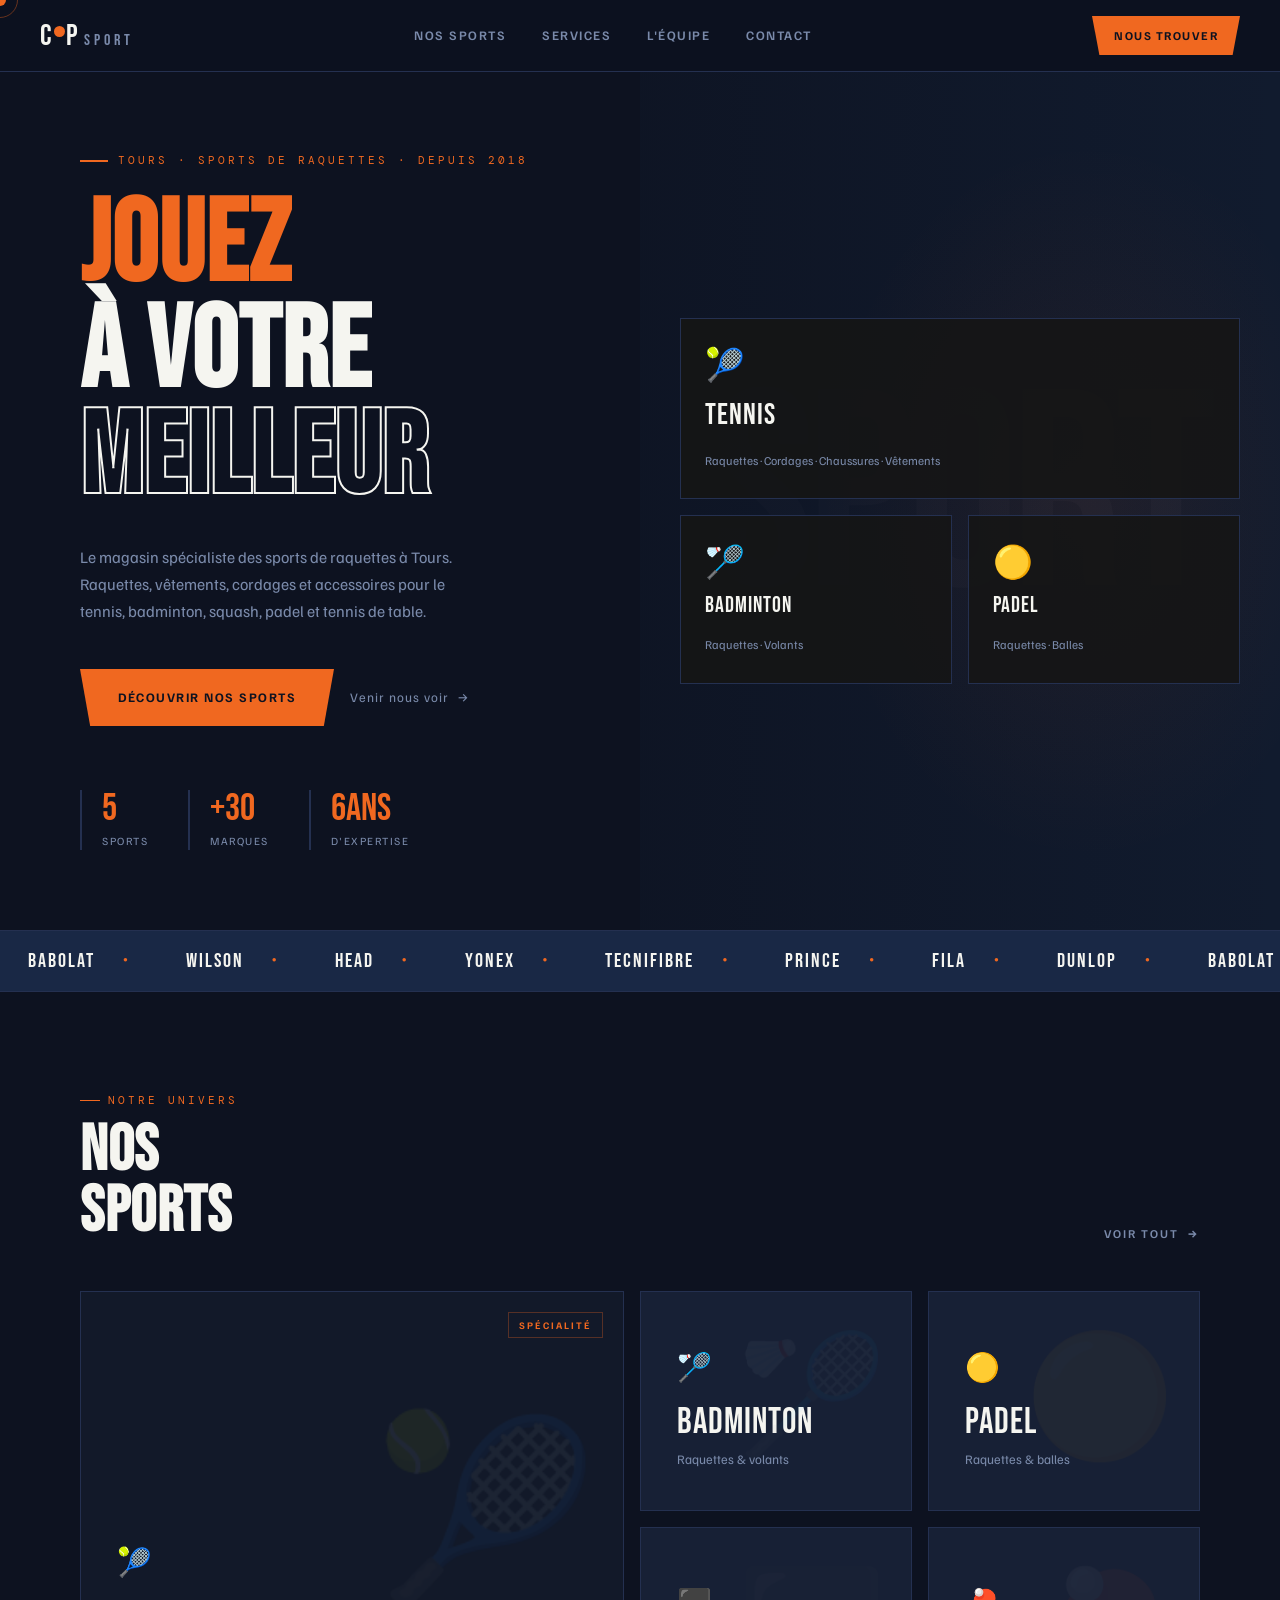
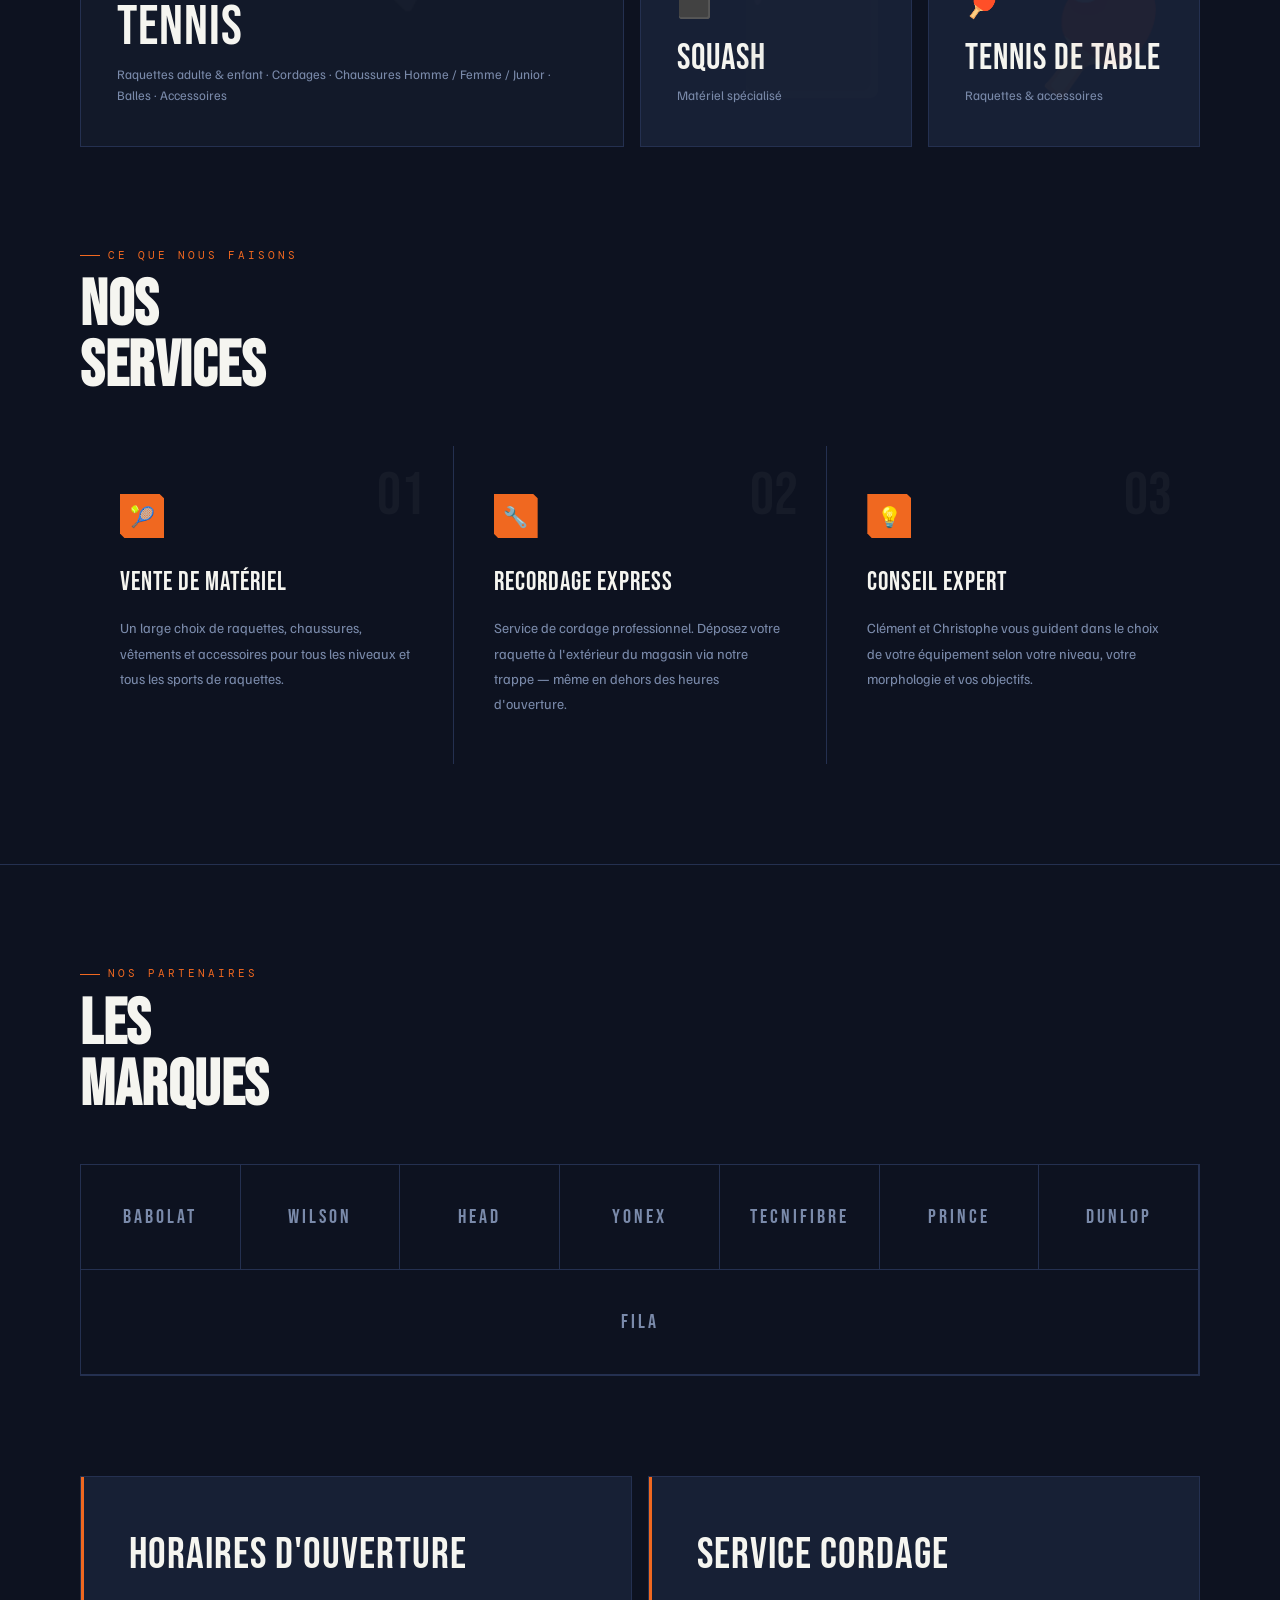
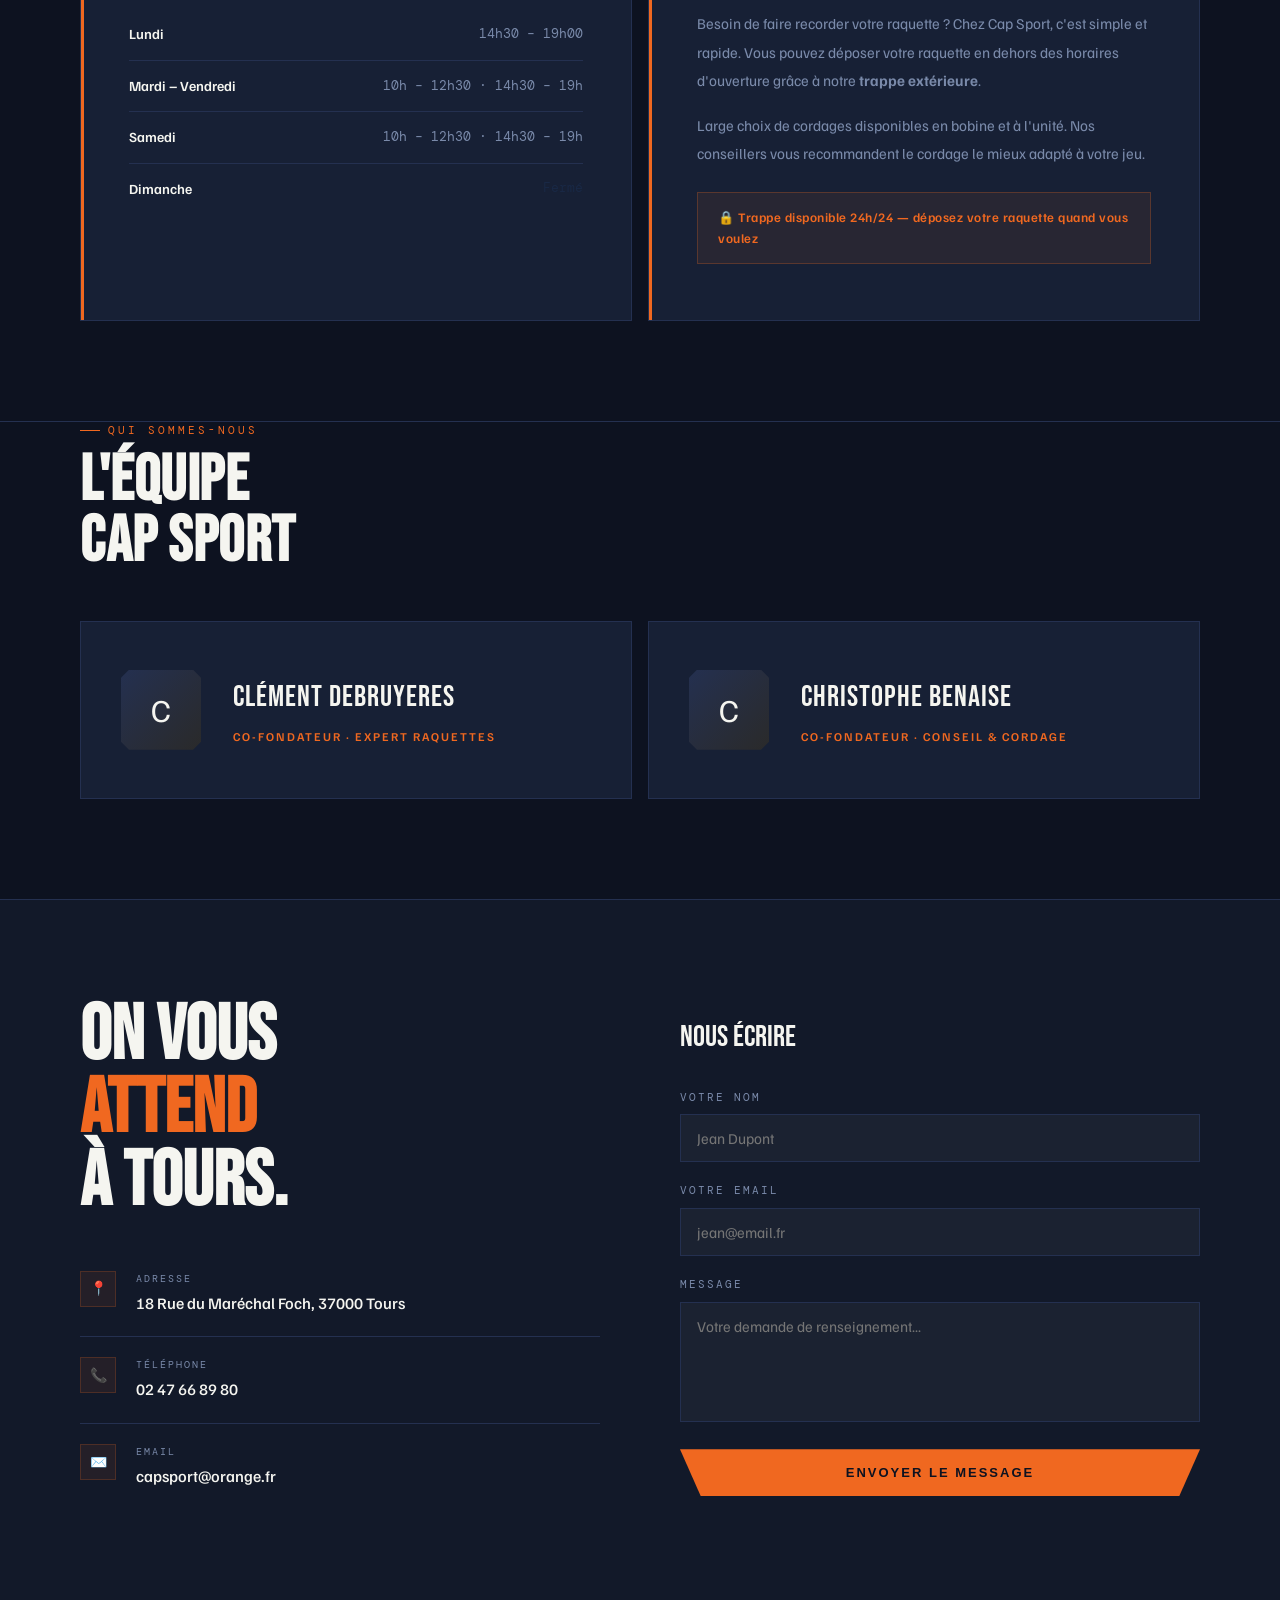
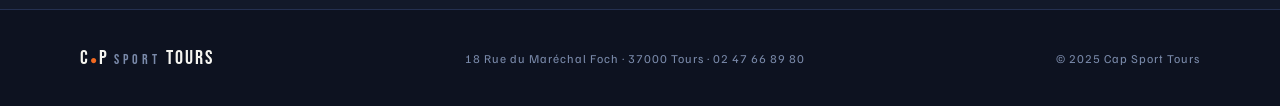
<file: index.html>
<!DOCTYPE html>
<html lang="fr">
<head>
<meta charset="UTF-8">
<meta name="viewport" content="width=device-width, initial-scale=1.0">
<title>Cap Sport Tours — Sports de Raquettes à Tours</title>
<link rel="preconnect" href="https://fonts.googleapis.com">
<link rel="preconnect" href="https://fonts.gstatic.com" crossorigin>
<link href="https://fonts.googleapis.com/css2?family=Bebas+Neue&family=Familjen+Grotesk:ital,wght@0,400;0,500;0,600;0,700;1,400&family=DM+Mono:wght@400;500&display=swap" rel="stylesheet">
<link rel="stylesheet" href="css/style.css">
</head>
<body>

<div class="cursor" id="cursor"></div>
<div class="cursor-ring" id="cursorRing"></div>

<nav>
  <div class="nav-logo">
    <span class="cap">C<span class="ball"></span>P</span>
    <span class="sport-sub">SPORT</span>
  </div>
  <ul class="nav-links">
    <li><a href="#sports">Nos sports</a></li>
    <li><a href="#services">Services</a></li>
    <li><a href="#team">L'équipe</a></li>
    <li><a href="#contact">Contact</a></li>
  </ul>
  <a href="#contact" class="nav-cta">Nous trouver</a>
</nav>

<section class="hero">
  <div class="hero-left">
    <div class="hero-tag">Tours · Sports de Raquettes · Depuis 2018</div>
    <h1 class="hero-title">
      <span class="line-accent">JOUEZ</span><br>
      À VOTRE<br>
      <span class="line-outline">MEILLEUR</span>
    </h1>
    <p class="hero-desc">
      Le magasin spécialiste des sports de raquettes à Tours. 
      Raquettes, vêtements, cordages et accessoires pour le tennis, 
      badminton, squash, padel et tennis de table.
    </p>
    <div class="hero-actions">
      <a href="#sports" class="btn-primary">Découvrir nos sports</a>
      <a href="#contact" class="btn-ghost">Venir nous voir <span class="arrow">→</span></a>
    </div>
    <div class="hero-stats">
      <div class="stat">
        <div class="stat-num">5</div>
        <div class="stat-label">Sports</div>
      </div>
      <div class="stat">
        <div class="stat-num">+30</div>
        <div class="stat-label">Marques</div>
      </div>
      <div class="stat">
        <div class="stat-num">6ans</div>
        <div class="stat-label">D'expertise</div>
      </div>
    </div>
  </div>
  <div class="hero-right">
    <div class="hero-bg-text">SPORT</div>
    <div class="sport-icons">
      <div class="sport-card-stack">
        <div class="sport-tile featured">
          <div class="sport-tile-icon">🎾</div>
          <div class="sport-tile-name">TENNIS</div>
          <div class="sport-tile-sub">Raquettes · Cordages · Chaussures · Vêtements</div>
        </div>
        <div class="sport-tile">
          <div class="sport-tile-icon">🏸</div>
          <div class="sport-tile-name">BADMINTON</div>
          <div class="sport-tile-sub">Raquettes · Volants</div>
        </div>
        <div class="sport-tile">
          <div class="sport-tile-icon">🟡</div>
          <div class="sport-tile-name">PADEL</div>
          <div class="sport-tile-sub">Raquettes · Balles</div>
        </div>
      </div>
    </div>
  </div>
</section>

<div class="marquee-band">
  <div class="marquee-inner">
    <span class="marquee-item">BABOLAT</span>
    <span class="marquee-item">WILSON</span>
    <span class="marquee-item">HEAD</span>
    <span class="marquee-item">YONEX</span>
    <span class="marquee-item">TECNIFIBRE</span>
    <span class="marquee-item">PRINCE</span>
    <span class="marquee-item">FILA</span>
    <span class="marquee-item">DUNLOP</span>
    <span class="marquee-item">BABOLAT</span>
    <span class="marquee-item">WILSON</span>
    <span class="marquee-item">HEAD</span>
    <span class="marquee-item">YONEX</span>
    <span class="marquee-item">TECNIFIBRE</span>
    <span class="marquee-item">PRINCE</span>
    <span class="marquee-item">FILA</span>
    <span class="marquee-item">DUNLOP</span>
  </div>
</div>

<section class="sports-section" id="sports">
  <div class="section-header reveal">
    <div>
      <div class="section-tag">Notre univers</div>
      <h2 class="section-title">NOS<br>SPORTS</h2>
    </div>
    <a href="#contact" class="section-link">Voir tout <span class="arr">→</span></a>
  </div>
  <div class="sports-grid">
    <div class="sport-block main reveal">
      <div class="sport-block-bg">🎾</div>
      <div class="sport-block-tag">Spécialité</div>
      <div class="sport-block-emoji">🎾</div>
      <div class="sport-block-name">TENNIS</div>
      <div class="sport-block-desc">Raquettes adulte & enfant · Cordages · Chaussures Homme / Femme / Junior · Balles · Accessoires</div>
    </div>
    <div class="sport-block reveal reveal-delay-1">
      <div class="sport-block-bg">🏸</div>
      <div class="sport-block-emoji">🏸</div>
      <div class="sport-block-name">BADMINTON</div>
      <div class="sport-block-desc">Raquettes & volants</div>
    </div>
    <div class="sport-block reveal reveal-delay-2">
      <div class="sport-block-bg">🟡</div>
      <div class="sport-block-emoji">🟡</div>
      <div class="sport-block-name">PADEL</div>
      <div class="sport-block-desc">Raquettes & balles</div>
    </div>
    <div class="sport-block reveal reveal-delay-1">
      <div class="sport-block-bg">⬛</div>
      <div class="sport-block-emoji">⬛</div>
      <div class="sport-block-name">SQUASH</div>
      <div class="sport-block-desc">Matériel spécialisé</div>
    </div>
    <div class="sport-block reveal reveal-delay-2">
      <div class="sport-block-bg">🏓</div>
      <div class="sport-block-emoji">🏓</div>
      <div class="sport-block-name">TENNIS DE TABLE</div>
      <div class="sport-block-desc">Raquettes & accessoires</div>
    </div>
  </div>
</section>

<section class="services-section" id="services">
  <div class="section-header reveal">
    <div>
      <div class="section-tag">Ce que nous faisons</div>
      <h2 class="section-title">NOS<br>SERVICES</h2>
    </div>
  </div>
  <div class="services-grid">
    <div class="service-item reveal">
      <div class="service-num">01</div>
      <div class="service-icon">🎾</div>
      <div class="service-title">VENTE DE MATÉRIEL</div>
      <p class="service-text">Un large choix de raquettes, chaussures, vêtements et accessoires pour tous les niveaux et tous les sports de raquettes.</p>
    </div>
    <div class="service-item reveal reveal-delay-1">
      <div class="service-num">02</div>
      <div class="service-icon">🔧</div>
      <div class="service-title">RECORDAGE EXPRESS</div>
      <p class="service-text">Service de cordage professionnel. Déposez votre raquette à l'extérieur du magasin via notre trappe — même en dehors des heures d'ouverture.</p>
    </div>
    <div class="service-item reveal reveal-delay-2">
      <div class="service-num">03</div>
      <div class="service-icon">💡</div>
      <div class="service-title">CONSEIL EXPERT</div>
      <p class="service-text">Clément et Christophe vous guident dans le choix de votre équipement selon votre niveau, votre morphologie et vos objectifs.</p>
    </div>
  </div>
</section>

<section class="brands-section" id="marques">
  <div class="section-header reveal">
    <div>
      <div class="section-tag">Nos partenaires</div>
      <h2 class="section-title">LES<br>MARQUES</h2>
    </div>
  </div>
  <div class="brands-grid reveal">
    <div class="brand-item">BABOLAT</div>
    <div class="brand-item">WILSON</div>
    <div class="brand-item">HEAD</div>
    <div class="brand-item">YONEX</div>
    <div class="brand-item">TECNIFIBRE</div>
    <div class="brand-item">PRINCE</div>
    <div class="brand-item">DUNLOP</div>
    <div class="brand-item">FILA</div>
  </div>
</section>

<section class="info-section">
  <div class="info-card reveal">
    <div class="info-card-title">HORAIRES D'OUVERTURE</div>
    <ul class="hours-list">
      <li>
        <span class="hours-day">Lundi</span>
        <span class="hours-time">14h30 – 19h00</span>
      </li>
      <li>
        <span class="hours-day">Mardi – Vendredi</span>
        <span class="hours-time">10h – 12h30 · 14h30 – 19h</span>
      </li>
      <li>
        <span class="hours-day">Samedi</span>
        <span class="hours-time">10h – 12h30 · 14h30 – 19h</span>
      </li>
      <li>
        <span class="hours-day">Dimanche</span>
        <span class="hours-time closed">Fermé</span>
      </li>
    </ul>
  </div>
  <div class="info-card reveal reveal-delay-1">
    <div class="info-card-title">SERVICE CORDAGE</div>
    <p class="cordage-text">
      Besoin de faire recorder votre raquette ? Chez Cap Sport, c'est simple et rapide. 
      Vous pouvez déposer votre raquette en dehors des horaires d'ouverture grâce à notre <strong>trappe extérieure</strong>.
    </p>
    <p class="cordage-text" style="margin-top: 16px;">
      Large choix de cordages disponibles en bobine et à l'unité. 
      Nos conseillers vous recommandent le cordage le mieux adapté à votre jeu.
    </p>
    <div class="cordage-highlight">
      🔒 Trappe disponible 24h/24 — déposez votre raquette quand vous voulez
    </div>
  </div>
</section>

<section class="team-section" id="team">
  <div class="section-header reveal">
    <div>
      <div class="section-tag">Qui sommes-nous</div>
      <h2 class="section-title">L'ÉQUIPE<br>CAP SPORT</h2>
    </div>
  </div>
  <div class="team-grid">
    <div class="team-card reveal">
      <div class="team-avatar">C</div>
      <div>
        <div class="team-name">CLÉMENT DEBRUYERES</div>
        <div class="team-role">Co-fondateur · Expert Raquettes</div>
      </div>
    </div>
    <div class="team-card reveal reveal-delay-1">
      <div class="team-avatar">C</div>
      <div>
        <div class="team-name">CHRISTOPHE BENAISE</div>
        <div class="team-role">Co-fondateur · Conseil & Cordage</div>
      </div>
    </div>
  </div>
</section>

<section class="contact-section" id="contact">
  <div class="contact-left reveal">
    <h2 class="contact-title">ON VOUS<br><span>ATTEND</span><br>À TOURS.</h2>
    <ul class="contact-info-list">
      <li class="contact-info-item">
        <div class="contact-icon">📍</div>
        <div>
          <div class="contact-info-label">Adresse</div>
          <div class="contact-info-value">18 Rue du Maréchal Foch, 37000 Tours</div>
        </div>
      </li>
      <li class="contact-info-item">
        <div class="contact-icon">📞</div>
        <div>
          <div class="contact-info-label">Téléphone</div>
          <div class="contact-info-value">02 47 66 89 80</div>
        </div>
      </li>
      <li class="contact-info-item">
        <div class="contact-icon">✉️</div>
        <div>
          <div class="contact-info-label">Email</div>
          <div class="contact-info-value">capsport@orange.fr</div>
        </div>
      </li>
    </ul>
  </div>
  <div class="contact-right reveal reveal-delay-1">
    <div class="contact-form-title">Nous écrire</div>
    <div class="form-group">
      <label>Votre nom</label>
      <input type="text" placeholder="Jean Dupont">
    </div>
    <div class="form-group">
      <label>Votre email</label>
      <input type="email" placeholder="jean@email.fr">
    </div>
    <div class="form-group">
      <label>Message</label>
      <textarea placeholder="Votre demande de renseignement..."></textarea>
    </div>
    <button class="form-submit">Envoyer le message</button>
  </div>
</section>

<footer>
  <div class="footer-logo">C<span class="footer-ball">●</span>P <span style="color:var(--muted);font-size:14px;letter-spacing:4px">SPORT</span> TOURS</div>
  <div>18 Rue du Maréchal Foch · 37000 Tours · 02 47 66 89 80</div>
  <div>© 2025 Cap Sport Tours</div>
</footer>

<script type="text/javascript" src="js/script.js"></script>
</body>
</html>
</file>
<file: css/style.css>
:root {
    --black: #0d1220;
    --dark: #121929;
    --card: #172035;
    --border: #243050;
    --accent: #f06820;
    --accent2: #192845;
    --navy: #192845;
    --white: #f5f5f0;
    --muted: #7a8aaa;
    --font-display: 'Bebas Neue', sans-serif;
    --font-body: 'Familjen Grotesk', sans-serif;
    --font-mono: 'DM Mono', monospace;
  }

  *, *::before, *::after { box-sizing: border-box; margin: 0; padding: 0; }

  html { scroll-behavior: smooth; }

  body {
    background: var(--black);
    color: var(--white);
    font-family: var(--font-body);
    font-size: 16px;
    line-height: 1.6;
    overflow-x: hidden;
    cursor: none;
  }

  /* Custom cursor */
  .cursor {
    width: 12px; height: 12px;
    background: var(--accent);
    border-radius: 50%;
    position: fixed;
    top: 0; left: 0;
    pointer-events: none;
    z-index: 9999;
    transition: transform 0.15s ease, width 0.2s, height 0.2s;
    transform: translate(-50%, -50%);
  }
  .cursor-ring {
    width: 36px; height: 36px;
    border: 1.5px solid rgba(240,104,32,0.4);
    border-radius: 50%;
    position: fixed;
    top: 0; left: 0;
    pointer-events: none;
    z-index: 9998;
    transition: transform 0.35s ease;
    transform: translate(-50%, -50%);
  }
  .cursor.hover { width: 20px; height: 20px; background: var(--white); }
  .cursor-ring.hover { width: 56px; height: 56px; border-color: var(--accent); }

  a { color: inherit; text-decoration: none; }
  img { display: block; max-width: 100%; }

  /* ─── NAV ─── */
  nav {
    position: fixed; top: 0; left: 0; right: 0;
    z-index: 100;
    padding: 0 40px;
    height: 72px;
    display: flex; align-items: center; justify-content: space-between;
    background: rgba(13,18,32,0.85);
    backdrop-filter: blur(12px);
    border-bottom: 1px solid var(--border);
    transition: background 0.3s ease;
    animation: fadeDown 0.6s ease forwards;
  }
  @keyframes fadeDown { from { opacity: 0; transform: translateY(-12px); } to { opacity: 1; transform: translateY(0); } }

  .nav-logo {
    font-family: var(--font-display);
    font-size: 28px;
    letter-spacing: 2px;
    color: var(--white);
    display: flex; align-items: baseline; gap: 4px;
  }
  .nav-logo .cap { font-size: 30px; }
  .nav-logo .cap .ball {
    display: inline-block;
    width: 11px; height: 11px;
    background: var(--accent);
    border-radius: 50%;
    margin: 0 1px;
    vertical-align: middle;
    position: relative; top: -3px;
  }
  .nav-logo .sport-sub { font-size: 16px; color: var(--muted); letter-spacing: 4px; }

  .nav-links {
    display: flex; gap: 36px; list-style: none;
    font-size: 13px; font-weight: 600; letter-spacing: 1.5px; text-transform: uppercase;
  }
  .nav-links a {
    color: var(--muted);
    transition: color 0.2s;
    position: relative;
  }
  .nav-links a::after {
    content: ''; position: absolute; bottom: -4px; left: 0; width: 0; height: 1.5px;
    background: var(--accent); transition: width 0.25s ease;
  }
  .nav-links a:hover { color: var(--white); }
  .nav-links a:hover::after { width: 100%; }

  .nav-cta {
    background: var(--accent);
    color: var(--black);
    font-size: 12px; font-weight: 700; letter-spacing: 1.5px; text-transform: uppercase;
    padding: 10px 22px; border: none; cursor: none;
    transition: background 0.2s, transform 0.15s;
    clip-path: polygon(0 0, 100% 0, 95% 100%, 5% 100%);
  }
  .nav-cta:hover { background: #d4560f; color: var(--white); transform: translateY(-1px); }

  /* ─── HERO ─── */
  .hero {
    min-height: 100vh;
    padding-top: 72px;
    display: grid;
    grid-template-columns: 1fr 1fr;
    position: relative;
    overflow: hidden;
  }

  .hero-left {
    display: flex; flex-direction: column; justify-content: center;
    padding: 80px 60px 80px 80px;
    position: relative; z-index: 2;
  }

  .hero-tag {
    font-family: var(--font-mono); font-size: 11px; letter-spacing: 3px;
    color: var(--accent); text-transform: uppercase;
    display: flex; align-items: center; gap: 10px;
    margin-bottom: 24px;
    opacity: 0; animation: slideUp 0.7s 0.2s ease forwards;
  }
  .hero-tag::before {
    content: ''; display: inline-block;
    width: 28px; height: 1.5px; background: var(--accent);
  }

  .hero-title {
    font-family: var(--font-display);
    font-size: clamp(72px, 9vw, 130px);
    line-height: 0.92;
    letter-spacing: 1px;
    color: var(--white);
    opacity: 0; animation: slideUp 0.7s 0.35s ease forwards;
  }
  .hero-title .line-accent { color: var(--accent); }
  .hero-title .line-outline {
    -webkit-text-stroke: 2px var(--white);
    color: transparent;
  }

  .hero-desc {
    margin-top: 32px;
    font-size: 16px; color: var(--muted); max-width: 400px; line-height: 1.7;
    opacity: 0; animation: slideUp 0.7s 0.5s ease forwards;
  }

  .hero-actions {
    display: flex; gap: 16px; margin-top: 44px; align-items: center;
    opacity: 0; animation: slideUp 0.7s 0.65s ease forwards;
  }
  .btn-primary {
    background: var(--accent); color: var(--black);
    font-weight: 700; font-size: 13px; letter-spacing: 1.5px; text-transform: uppercase;
    padding: 16px 36px; border: 2px solid var(--accent);
    cursor: none; transition: all 0.2s;
    clip-path: polygon(0 0, 100% 0, 96% 100%, 4% 100%);
  }
  .btn-primary:hover { background: transparent; color: var(--accent); }
  .btn-ghost {
    color: var(--muted); font-size: 13px; letter-spacing: 1px;
    display: flex; align-items: center; gap: 8px;
    transition: color 0.2s; cursor: none;
  }
  .btn-ghost:hover { color: var(--white); }
  .btn-ghost .arrow { transition: transform 0.2s; }
  .btn-ghost:hover .arrow { transform: translateX(4px); }

  .hero-stats {
    display: flex; gap: 40px; margin-top: 64px;
    opacity: 0; animation: slideUp 0.7s 0.8s ease forwards;
  }
  .stat { border-left: 2px solid var(--border); padding-left: 20px; }
  .stat-num { font-family: var(--font-display); font-size: 38px; color: var(--accent); line-height: 1; }
  .stat-label { font-size: 11px; color: var(--muted); letter-spacing: 1.5px; text-transform: uppercase; margin-top: 4px; }

  .hero-right {
    position: relative; overflow: hidden;
    background: #111b2e;
  }
  .hero-right::before {
    content: '';
    position: absolute; inset: 0;
    background:
      radial-gradient(ellipse 60% 60% at 70% 50%, rgba(240,104,32,0.07) 0%, transparent 70%),
      linear-gradient(to left, rgba(13,18,32,0) 0%, rgba(13,18,32,0.7) 100%);
    z-index: 1;
  }
  .hero-bg-text {
    position: absolute; top: 50%; left: 50%; transform: translate(-50%, -50%);
    font-family: var(--font-display);
    font-size: 280px;
    color: rgba(255,255,255,0.025);
    white-space: nowrap; z-index: 0; user-select: none;
    letter-spacing: -8px;
  }

  .sport-icons {
    position: absolute; inset: 0; z-index: 2;
    display: flex; align-items: center; justify-content: center;
  }
  .sport-card-stack {
    display: grid;
    grid-template-columns: 1fr 1fr;
    gap: 16px;
    padding: 40px;
    width: 100%;
  }
  .sport-tile {
    background: rgba(22,22,22,0.9);
    border: 1px solid var(--border);
    padding: 28px 24px;
    display: flex; flex-direction: column; gap: 12px;
    position: relative; overflow: hidden;
    transition: border-color 0.3s, transform 0.3s;
    cursor: none;
  }
  .sport-tile:hover { border-color: var(--accent); transform: translateY(-3px); }
  .sport-tile::after {
    content: ''; position: absolute;
    top: 0; right: 0;
    width: 3px; height: 0;
    background: var(--accent);
    transition: height 0.3s ease;
  }
  .sport-tile:hover::after { height: 100%; }
  .sport-tile-icon { font-size: 32px; line-height: 1; }
  .sport-tile-name {
    font-family: var(--font-display); font-size: 22px; letter-spacing: 1px;
    color: var(--white);
  }
  .sport-tile-sub { font-size: 12px; color: var(--muted); }
  .sport-tile.featured { grid-column: span 2; }
  .sport-tile.featured .sport-tile-name { font-size: 30px; }

  @keyframes slideUp { from { opacity: 0; transform: translateY(24px); } to { opacity: 1; transform: translateY(0); } }

  /* ─── MARQUEE BAND ─── */
  .marquee-band {
    border-top: 1px solid var(--border);
    border-bottom: 1px solid var(--border);
    background: var(--navy);
    padding: 14px 0;
    overflow: hidden;
    white-space: nowrap;
  }
  .marquee-inner {
    display: inline-flex; gap: 0;
    animation: marqueeScroll 22s linear infinite;
  }
  .marquee-item {
    font-family: var(--font-display);
    font-size: 20px;
    letter-spacing: 2px;
    color: var(--white);
    padding: 0 28px;
    display: flex; align-items: center; gap: 28px;
  }
  .marquee-item::after {
    content: '●'; font-size: 8px; color: var(--accent);
  }
  @keyframes marqueeScroll { from { transform: translateX(0); } to { transform: translateX(-50%); } }

  /* ─── SECTION HEADER ─── */
  .section-header {
    display: flex; align-items: flex-end; justify-content: space-between;
    margin-bottom: 48px;
  }
  .section-tag {
    font-family: var(--font-mono); font-size: 11px; letter-spacing: 3px;
    color: var(--accent); text-transform: uppercase;
    display: flex; align-items: center; gap: 8px;
    margin-bottom: 12px;
  }
  .section-tag::before {
    content: ''; display: inline-block;
    width: 20px; height: 1px; background: var(--accent);
  }
  .section-title {
    font-family: var(--font-display);
    font-size: clamp(40px, 5vw, 72px);
    line-height: 0.95;
    letter-spacing: 0.5px;
  }
  .section-link {
    font-size: 12px; font-weight: 600; letter-spacing: 2px;
    text-transform: uppercase; color: var(--muted);
    display: flex; align-items: center; gap: 8px;
    transition: color 0.2s; cursor: none;
  }
  .section-link:hover { color: var(--accent); }
  .section-link .arr { transition: transform 0.2s; }
  .section-link:hover .arr { transform: translateX(4px); }

  /* ─── SPORTS SECTION ─── */
  .sports-section { padding: 100px 80px; }

  .sports-grid {
    display: grid;
    grid-template-columns: 2fr 1fr 1fr;
    grid-template-rows: auto auto;
    gap: 16px;
  }

  .sport-block {
    background: var(--card);
    border: 1px solid var(--border);
    padding: 40px 36px;
    position: relative; overflow: hidden;
    cursor: none;
    transition: border-color 0.3s;
    display: flex; flex-direction: column; justify-content: flex-end;
    min-height: 220px;
  }
  .sport-block:hover { border-color: var(--accent); }
  .sport-block-bg {
    position: absolute; top: 0; left: 0; right: 0; bottom: 0;
    opacity: 0.04; font-family: var(--font-display);
    font-size: 120px; line-height: 1;
    color: var(--white);
    display: flex; align-items: center; justify-content: flex-end;
    padding-right: 24px;
    pointer-events: none;
    transition: opacity 0.3s, transform 0.4s;
  }
  .sport-block:hover .sport-block-bg { opacity: 0.08; transform: scale(1.05); }
  .sport-block-emoji {
    font-size: 28px; margin-bottom: 16px;
    transition: transform 0.3s;
  }
  .sport-block:hover .sport-block-emoji { transform: scale(1.1) rotate(-5deg); }
  .sport-block-name {
    font-family: var(--font-display); font-size: 36px; letter-spacing: 1px;
    line-height: 1;
  }
  .sport-block-desc { font-size: 13px; color: var(--muted); margin-top: 8px; }
  .sport-block-tag {
    position: absolute; top: 20px; right: 20px;
    font-size: 10px; font-weight: 700; letter-spacing: 2px;
    text-transform: uppercase; color: var(--accent);
    border: 1px solid rgba(240,104,32,0.3);
    padding: 4px 10px;
  }
  .sport-block.main { grid-row: span 2; background: var(--dark); }
  .sport-block.main .sport-block-name { font-size: 56px; }
  .sport-block.main .sport-block-bg { font-size: 180px; opacity: 0.06; }

  /* ─── SERVICES ─── */
  .services-section {
    padding: 0 80px 100px;
  }
  .services-grid { display: grid; grid-template-columns: repeat(3, 1fr); gap: 1px; background: var(--border); }
  .service-item {
    background: var(--black);
    padding: 48px 40px;
    position: relative; overflow: hidden;
    transition: background 0.3s; cursor: none;
  }
  .service-item:hover { background: var(--card); }
  .service-num {
    font-family: var(--font-display); font-size: 60px;
    color: rgba(255,255,255,0.04);
    position: absolute; top: 20px; right: 28px;
    line-height: 1;
  }
  .service-icon {
    width: 44px; height: 44px;
    background: var(--accent);
    display: flex; align-items: center; justify-content: center;
    margin-bottom: 24px;
    font-size: 20px;
    clip-path: polygon(0 0, 90% 0, 100% 10%, 100% 100%, 10% 100%, 0 90%);
  }
  .service-title {
    font-family: var(--font-display); font-size: 26px; letter-spacing: 1px;
    margin-bottom: 12px;
  }
  .service-text { font-size: 14px; color: var(--muted); line-height: 1.8; }

  /* ─── BRANDS ─── */
  .brands-section { padding: 100px 80px; border-top: 1px solid var(--border); }
  .brands-grid {
    display: flex; flex-wrap: wrap; gap: 0;
    border: 1px solid var(--border);
  }
  .brand-item {
    flex: 1; min-width: 140px;
    padding: 36px 24px;
    display: flex; align-items: center; justify-content: center;
    border-right: 1px solid var(--border);
    border-bottom: 1px solid var(--border);
    font-family: var(--font-display);
    font-size: 20px; letter-spacing: 3px;
    color: var(--muted);
    transition: color 0.25s, background 0.25s; cursor: none;
    text-align: center;
  }
  .brand-item:hover { color: var(--accent); background: rgba(240,104,32,0.03); }

  /* ─── HORAIRES + CORDAGE ─── */
  .info-section {
    padding: 0 80px 100px;
    display: grid; grid-template-columns: 1fr 1fr; gap: 16px;
  }
  .info-card {
    background: var(--card); border: 1px solid var(--border);
    padding: 56px 48px;
    position: relative; overflow: hidden;
  }
  .info-card::before {
    content: ''; position: absolute;
    top: 0; left: 0; bottom: 0; width: 3px;
    background: var(--accent);
  }
  .info-card-title {
    font-family: var(--font-display); font-size: 44px; letter-spacing: 1px;
    margin-bottom: 32px; line-height: 1;
  }
  .hours-list { list-style: none; }
  .hours-list li {
    display: flex; justify-content: space-between; align-items: center;
    padding: 14px 0; border-bottom: 1px solid var(--border);
    font-size: 14px;
  }
  .hours-list li:last-child { border-bottom: none; }
  .hours-day { font-weight: 600; color: var(--white); }
  .hours-time { font-family: var(--font-mono); font-size: 13px; color: var(--muted); }
  .hours-time.closed { color: var(--accent2); }
  .cordage-text { font-size: 15px; color: var(--muted); line-height: 1.9; }
  .cordage-highlight {
    display: inline-block;
    margin-top: 24px;
    background: rgba(240,104,32,0.08);
    border: 1px solid rgba(240,104,32,0.25);
    padding: 14px 20px;
    font-size: 13px; color: var(--accent);
    font-weight: 600; letter-spacing: 0.5px;
  }

  /* ─── TEAM ─── */
  .team-section {
    padding: 0 80px 100px;
    border-top: 1px solid var(--border);
  }
  .team-grid { display: grid; grid-template-columns: 1fr 1fr; gap: 16px; margin-top: 48px; }
  .team-card {
    background: var(--card); border: 1px solid var(--border);
    padding: 48px 40px;
    display: flex; align-items: center; gap: 32px;
    transition: border-color 0.3s; cursor: none;
  }
  .team-card:hover { border-color: var(--accent); }
  .team-avatar {
    width: 80px; height: 80px; flex-shrink: 0;
    background: var(--border);
    display: flex; align-items: center; justify-content: center;
    font-size: 32px;
    clip-path: polygon(10% 0%, 90% 0%, 100% 10%, 100% 90%, 90% 100%, 10% 100%, 0% 90%, 0% 10%);
    background: linear-gradient(135deg, var(--border), #2a2a2a);
  }
  .team-name { font-family: var(--font-display); font-size: 30px; letter-spacing: 1px; }
  .team-role { font-size: 12px; color: var(--accent); letter-spacing: 2px; text-transform: uppercase; margin-top: 6px; font-weight: 600; }

  /* ─── CONTACT ─── */
  .contact-section {
    padding: 100px 80px;
    background: var(--dark);
    border-top: 1px solid var(--border);
    display: grid; grid-template-columns: 1fr 1fr; gap: 80px;
  }
  .contact-left .contact-title {
    font-family: var(--font-display); font-size: clamp(50px, 6vw, 90px); line-height: 0.95;
    margin-bottom: 32px;
  }
  .contact-title span { color: var(--accent); }
  .contact-info-list { list-style: none; display: flex; flex-direction: column; gap: 0; }
  .contact-info-item {
    display: flex; align-items: flex-start; gap: 20px;
    padding: 20px 0; border-bottom: 1px solid var(--border);
  }
  .contact-info-item:last-child { border-bottom: none; }
  .contact-icon {
    width: 36px; height: 36px; flex-shrink: 0;
    background: rgba(240,104,32,0.08);
    border: 1px solid rgba(240,104,32,0.2);
    display: flex; align-items: center; justify-content: center;
    font-size: 14px;
  }
  .contact-info-label { font-size: 10px; letter-spacing: 2px; text-transform: uppercase; color: var(--muted); margin-bottom: 4px; font-family: var(--font-mono); }
  .contact-info-value { font-size: 16px; font-weight: 500; }

  .contact-right { display: flex; flex-direction: column; justify-content: center; }
  .contact-form-title {
    font-family: var(--font-display); font-size: 30px; margin-bottom: 28px;
  }
  .form-group { margin-bottom: 20px; }
  .form-group label { display: block; font-size: 11px; letter-spacing: 2px; text-transform: uppercase; color: var(--muted); margin-bottom: 8px; font-family: var(--font-mono); }
  .form-group input, .form-group textarea {
    width: 100%; background: rgba(255,255,255,0.04);
    border: 1px solid var(--border);
    color: var(--white); font-family: var(--font-body); font-size: 15px;
    padding: 14px 16px;
    outline: none; transition: border-color 0.2s;
    resize: none;
  }
  .form-group input:focus, .form-group textarea:focus { border-color: var(--accent); }
  .form-group textarea { height: 120px; }
  .form-submit {
    background: var(--accent); color: var(--black);
    font-weight: 700; font-size: 13px; letter-spacing: 2px; text-transform: uppercase;
    padding: 16px 40px; border: none; cursor: none;
    transition: background 0.2s, transform 0.15s;
    clip-path: polygon(0 0, 100% 0, 96% 100%, 4% 100%);
    display: inline-block;
  }
  .form-submit:hover { background: var(--white); transform: translateY(-2px); }

  /* ─── FOOTER ─── */
  footer {
    padding: 32px 80px;
    border-top: 1px solid var(--border);
    display: flex; align-items: center; justify-content: space-between;
    font-size: 12px; color: var(--muted); letter-spacing: 1px;
  }
  .footer-logo { font-family: var(--font-display); font-size: 20px; color: var(--white); letter-spacing: 2px; }
  .footer-ball { color: var(--accent); font-size: 12px; }

  /* ─── SCROLL REVEAL ─── */
  .reveal {
    opacity: 0; transform: translateY(30px);
    transition: opacity 0.7s ease, transform 0.7s ease;
  }
  .reveal.visible { opacity: 1; transform: translateY(0); }
  .reveal-delay-1 { transition-delay: 0.1s; }
  .reveal-delay-2 { transition-delay: 0.2s; }
  .reveal-delay-3 { transition-delay: 0.3s; }

  /* ─── MOBILE ─── */
  @media (max-width: 900px) {
    nav { padding: 0 24px; }
    .nav-links { display: none; }
    .hero { grid-template-columns: 1fr; min-height: auto; }
    .hero-left { padding: 60px 24px; }
    .hero-right { min-height: 360px; }
    .sports-section, .services-section, .brands-section, .info-section, .team-section, .contact-section, footer { padding-left: 24px; padding-right: 24px; }
    .sports-grid { grid-template-columns: 1fr 1fr; }
    .sport-block.main { grid-column: span 2; }
    .services-grid { grid-template-columns: 1fr; }
    .info-section, .contact-section { grid-template-columns: 1fr; }
    .team-grid { grid-template-columns: 1fr; }
  }
</file>
